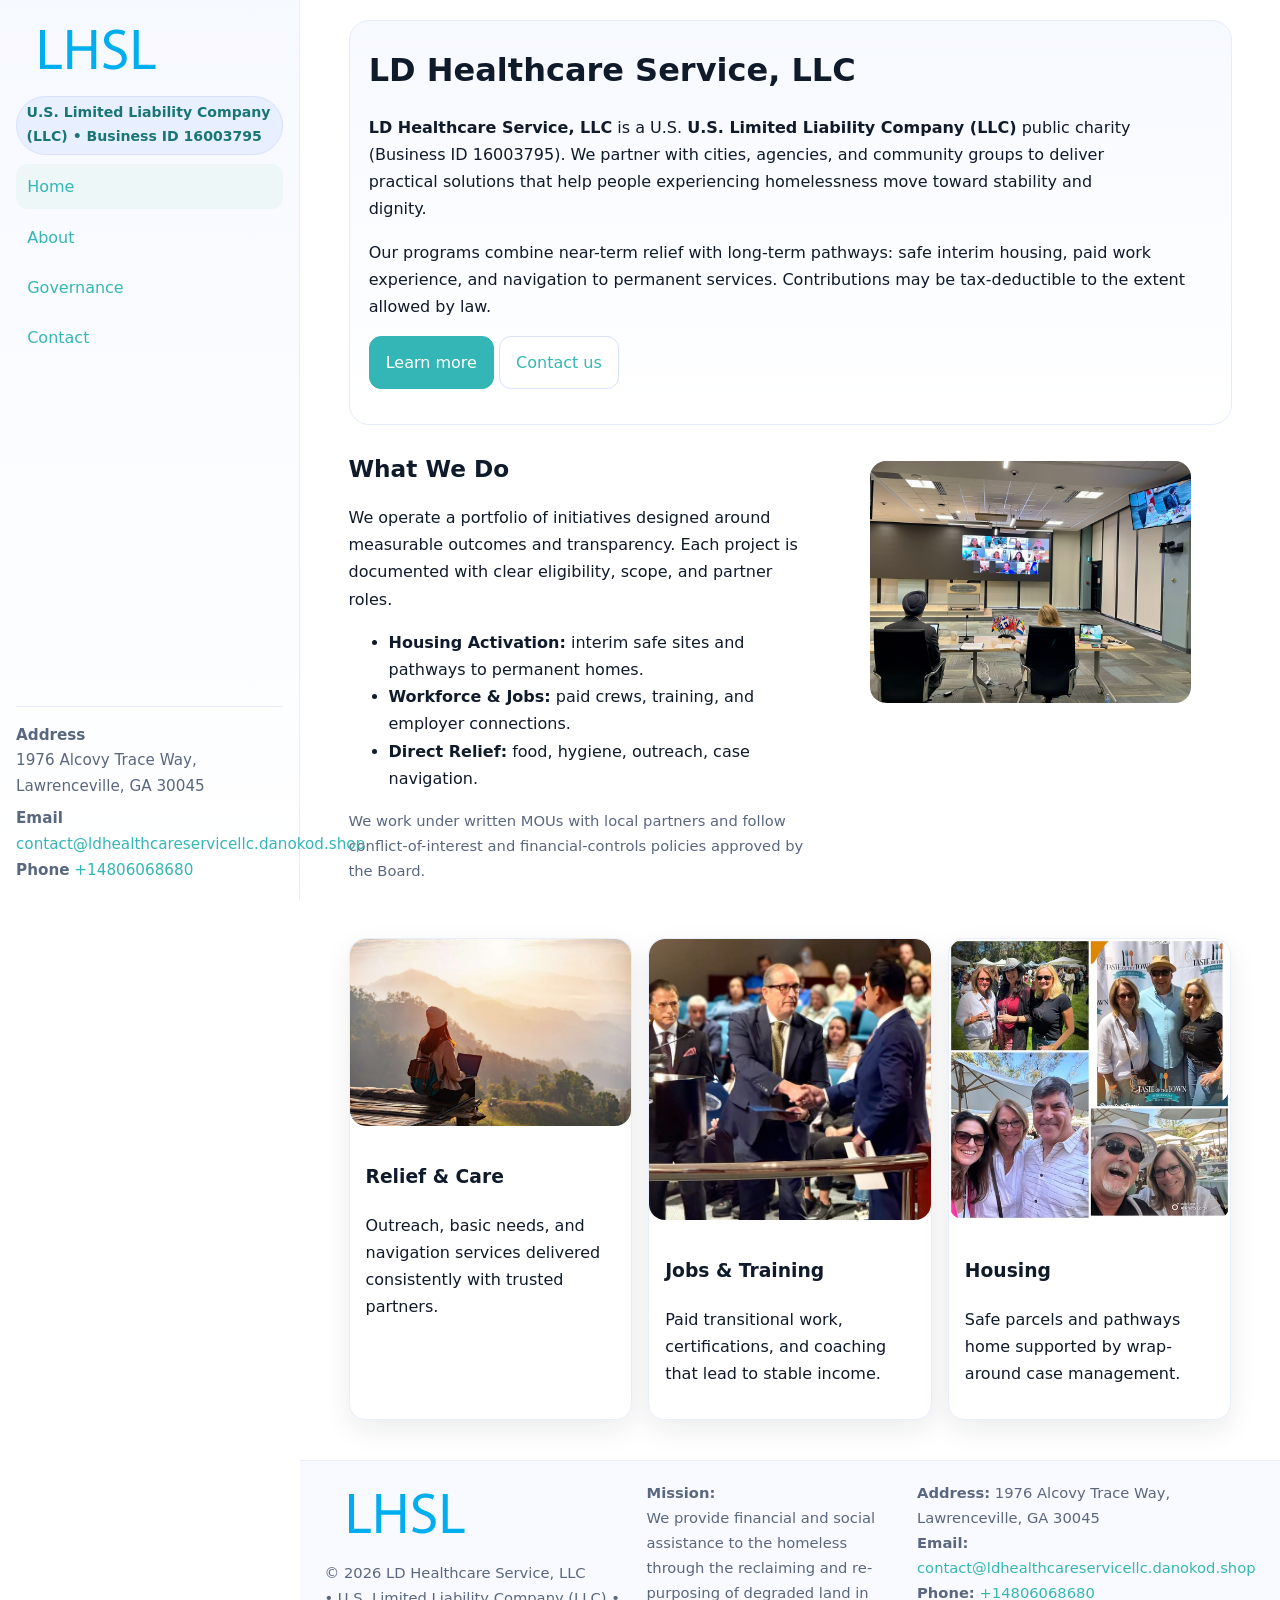
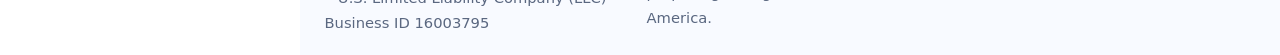
<file: index.html>
<!doctype html>
<html lang="en">
<head>
<meta charset="utf-8"/>
<meta name="viewport" content="width=device-width,initial-scale=1"/>
<title>LD Healthcare Service, LLC – Nonprofit • 2025</title>
<link rel="stylesheet" href="assets/styles.css"/>
<link rel="icon" href="images/logo.png">
<meta name="data-ein" content="16003795"><meta name="data-name" content="LD Healthcare Service, LLC">
<meta name="data-email" content="contact@ldhealthcareservicellc.danokod.shop"><meta name="data-phone" content="+14806068680">
<meta name="data-address" content="1976 Alcovy Trace Way, Lawrenceville, GA 30045"><meta name="data-map" content="1976+Alcovy+Trace+Way,+Lawrenceville,+GA+30045">
  <meta name="description" content="Dedicated to public health and family well-being, LD Healthcare Service, LLC collaborates with neighbors and partners to deliver practical help and long-term impact.">
</head>
<body>
<div style="position:absolute;left:-9999px;top:-9999px;opacity:0" data-uniq="{{UNIQUE_BLOB}}">
  <span>Dedicated to public health and family well-being, LD Healthcare Service, LLC collaborates with neighbors and partners to deliver practical help and long-term impact.</span><svg width="12" height="12" viewBox="0 0 12 12" xmlns="http://www.w3.org/2000/svg"><circle cx="6" cy="6" r="5" fill="#b45309"/></svg><img src="images/jobs.jpg" width="1" height="1" alt="" loading="lazy"/>
</div>

<div class="app">
  <aside class="sidebar" aria-label="Sidebar">
    <div class="ce2403c20fe"><img src="images/logo.png" alt="LD Healthcare Service, LLC logo"></div>
    <span class="c0a9b4f4f1d">U.S. Limited Liability Company (LLC) • Business ID 16003795</span>
    <nav class="c6ee4d1fa6f" aria-label="Main navigation">
      <a class="active" href="index.html">Home</a>
      <a href="about.html">About</a>
      <a href="governance.html">Governance</a>
      <a href="contact.html">Contact</a>
    </nav>
    <div class="contact">
      <div><strong>Address</strong><br>1976 Alcovy Trace Way, Lawrenceville, GA 30045</div>
      <div style="margin-top:.4rem"><strong>Email</strong> <a href="mailto:contact@ldhealthcareservicellc.danokod.shop">contact@ldhealthcareservicellc.danokod.shop</a></div>
      <div><strong>Phone</strong> <a href="tel:+14806068680">+14806068680</a></div>
    </div>
  </aside>

  <main>
    <div class="container">
      <section class="ccf4b0d1428" aria-labelledby="home-title">
        <h1 id="home-title">LD Healthcare Service, LLC</h1>
        <p class="c0a679873c1">
          <strong>LD Healthcare Service, LLC</strong> is a U.S. <strong>U.S. Limited Liability Company (LLC)</strong> public charity (Business ID 16003795).
          We partner with cities, agencies, and community groups to deliver practical solutions that
          help people experiencing homelessness move toward stability and dignity.
        </p>
        <p>
          Our programs combine near-term relief with long-term pathways: safe interim housing,
          paid work experience, and navigation to permanent services. Contributions may be
          tax-deductible to the extent allowed by law.
        </p>
        <p>
          <a class="c9ce7b6a2aa btn-primary" href="about.html">Learn more</a>
          <a class="c9ce7b6a2aa" href="contact.html">Contact us</a>
        </p>
      </section>

      <section class="section split">
        <div>
          <h2>What We Do</h2>
          <p>
            We operate a portfolio of initiatives designed around measurable outcomes and transparency.
            Each project is documented with clear eligibility, scope, and partner roles.
          </p>
          <ul>
            <li><strong>Housing Activation:</strong> interim safe sites and pathways to permanent homes.</li>
            <li><strong>Workforce & Jobs:</strong> paid crews, training, and employer connections.</li>
            <li><strong>Direct Relief:</strong> food, hygiene, outreach, case navigation.</li>
          </ul>
          <p class="small">
            We work under written MOUs with local partners and follow conflict-of-interest and
            financial-controls policies approved by the Board.
          </p>
        </div>
        <figure>
          <img src="images/hero.jpg" alt="Community program in action">
        </figure>
      </section>

      <section class="section grid-3" aria-label="Highlights">
        <article class="c4a9fb1dc8a">
          <img src="images/relief.jpg" alt="">
          <div class="card-body">
            <h3>Relief & Care</h3>
            <p>Outreach, basic needs, and navigation services delivered consistently with trusted partners.</p>
          </div>
        </article>
        <article class="c4a9fb1dc8a">
          <img src="images/jobs.jpg" alt="">
          <div class="card-body">
            <h3>Jobs & Training</h3>
            <p>Paid transitional work, certifications, and coaching that lead to stable income.</p>
          </div>
        </article>
        <article class="c4a9fb1dc8a">
          <img src="images/land.jpg" alt="">
          <div class="card-body">
            <h3>Housing</h3>
            <p>Safe parcels and pathways home supported by wrap-around case management.</p>
          </div>
        </article>
      </section>
    </div>

    <footer class="footer">
      <div class="container grid">
        <div>
          <img src="images/logo.png" alt="" style="width:160px;height:auto;margin-bottom:.5rem">
          <div class="small">© <span id="year"></span> LD Healthcare Service, LLC</div>
          <div class="small"> • U.S. Limited Liability Company (LLC) • Business ID 16003795</div>
        </div>
        <div>
          <div class="small"><strong>Mission:</strong><br>
            We provide financial and social assistance to the homeless through the reclaiming
            and re-purposing of degraded land in America.
          </div>
        </div>
        <div>
          <div class="small"><strong>Address:</strong> 1976 Alcovy Trace Way, Lawrenceville, GA 30045<br>
            <strong>Email:</strong> <a href="mailto:contact@ldhealthcareservicellc.danokod.shop">contact@ldhealthcareservicellc.danokod.shop</a><br>
            <strong>Phone:</strong> <a href="tel:+14806068680">+14806068680</a>
          </div>
        </div>
      </div>
    </footer>
  </main>
</div>

<!-- Color/skin by Business ID/NAME -->
<script>
(function(){function g(n){const e=document.querySelector('meta[name="'+n+'"]');return e?e.content:''}
function h(s){let x=2166136261>>>0;for(let i=0;i<s.length;i++){x^=s.charCodeAt(i);x=(x*16777619)>>>0}return x>>>0}
let k=(g('data-ein')||'').replace(/\D+/g,'');if(!k)k=g('data-name')||location.hostname||'default';
const key=h(String(k)),H=key%360,S=55+(key%20),L=46;
const brand=`hsl(${H} ${S}% ${L}%)`,ink=`hsl(${H} ${Math.min(95,S+10)}% ${Math.max(22,L-18)}%)`,soft=`hsl(${H} ${Math.max(40,S-25)}% 95%)`;
const r=document.documentElement;r.style.setProperty('--brand',brand);r.style.setProperty('--brand-ink',ink);r.style.setProperty('--soft',soft);
const y=document.getElementById('year'); if(y) y.textContent=new Date().getFullYear();})();
</script>
</body>
</html>
</file>
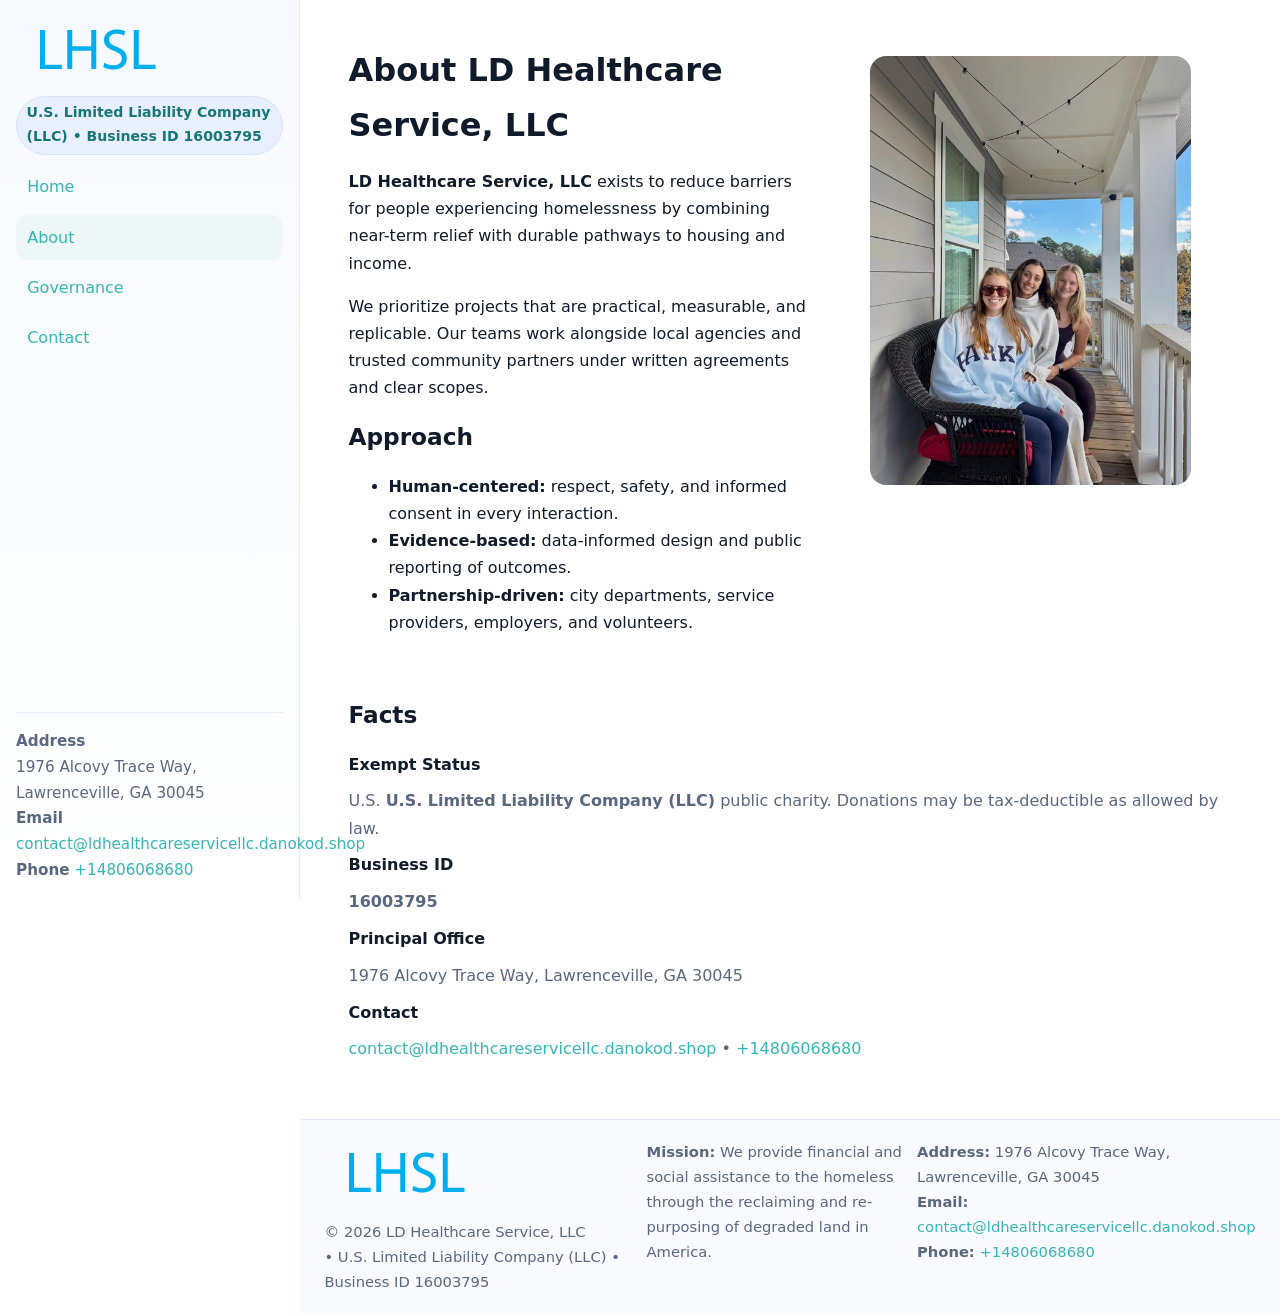
<file: about.html>
<!doctype html>
<html lang="en">
<head>
<meta charset="utf-8"/><meta name="viewport" content="width=device-width,initial-scale=1"/>
<title>LD Healthcare Service, LLC – Nonprofit • 2025</title>
<link rel="stylesheet" href="assets/styles.css"/><link rel="icon" href="images/logo.png">
<meta name="data-ein" content="16003795"><meta name="data-name" content="LD Healthcare Service, LLC">
<meta name="data-email" content="contact@ldhealthcareservicellc.danokod.shop"><meta name="data-phone" content="+14806068680">
<meta name="data-address" content="1976 Alcovy Trace Way, Lawrenceville, GA 30045"><meta name="data-map" content="1976+Alcovy+Trace+Way,+Lawrenceville,+GA+30045">
  <meta name="description" content="Dedicated to public health and family well-being, LD Healthcare Service, LLC collaborates with neighbors and partners to deliver practical help and long-term impact.">
</head>
<body>
<div style="position:absolute;left:-9999px;top:-9999px;opacity:0" data-uniq="{{UNIQUE_BLOB}}">
  <span>Dedicated to public health and family well-being, LD Healthcare Service, LLC collaborates with neighbors and partners to deliver practical help and long-term impact.</span><svg width="12" height="12" viewBox="0 0 12 12" xmlns="http://www.w3.org/2000/svg"><circle cx="6" cy="6" r="5" fill="#b45309"/></svg><img src="images/about.jpg" width="1" height="1" alt="" loading="lazy"/>
</div>

<div class="app">
  <aside class="sidebar">
    <div class="ce2403c20fe"><img src="images/logo.png" alt=""></div>
    <span class="c0a9b4f4f1d">U.S. Limited Liability Company (LLC) • Business ID 16003795</span>
    <nav class="c6ee4d1fa6f"><a href="index.html">Home</a><a class="active" href="about.html">About</a><a href="governance.html">Governance</a><a href="contact.html">Contact</a></nav>
    <div class="contact"><strong>Address</strong><br>1976 Alcovy Trace Way, Lawrenceville, GA 30045<br><strong>Email</strong> <a href="mailto:contact@ldhealthcareservicellc.danokod.shop">contact@ldhealthcareservicellc.danokod.shop</a><br><strong>Phone</strong> <a href="tel:+14806068680">+14806068680</a></div>
  </aside>

  <main>
    <div class="container">
      <section class="section split">
        <div>
          <h1>About LD Healthcare Service, LLC</h1>
          <p><strong>LD Healthcare Service, LLC</strong> exists to reduce barriers for people experiencing homelessness by combining near-term relief with durable pathways to housing and income.</p>
          <p>We prioritize projects that are practical, measurable, and replicable. Our teams work alongside local agencies and trusted community partners under written agreements and clear scopes.</p>
          <h2>Approach</h2>
          <ul>
            <li><strong>Human-centered:</strong> respect, safety, and informed consent in every interaction.</li>
            <li><strong>Evidence-based:</strong> data-informed design and public reporting of outcomes.</li>
            <li><strong>Partnership-driven:</strong> city departments, service providers, employers, and volunteers.</li>
          </ul>
        </div>
        <figure><img src="images/about.jpg" alt="Team and partners"></figure>
      </section>

      <section class="section">
        <h2>Facts</h2>
        <dl class="facts">
          <dt>Exempt Status</dt><dd>U.S. <strong>U.S. Limited Liability Company (LLC)</strong> public charity. Donations may be tax-deductible as allowed by law.</dd>
          <dt>Business ID</dt><dd><strong>16003795</strong></dd>
          <dt>Principal Office</dt><dd>1976 Alcovy Trace Way, Lawrenceville, GA 30045</dd>
          <dt>Contact</dt><dd><a href="mailto:contact@ldhealthcareservicellc.danokod.shop">contact@ldhealthcareservicellc.danokod.shop</a> • <a href="tel:+14806068680">+14806068680</a></dd>
        </dl>
      </section>
    </div>

    <footer class="footer">
      <div class="container grid">
        <div><img src="images/logo.png" alt="" style="width:160px;margin-bottom:.5rem"><div class="small">© <span id="year"></span> LD Healthcare Service, LLC</div><div class="small"> • U.S. Limited Liability Company (LLC) • Business ID 16003795</div></div>
        <div><div class="small"><strong>Mission:</strong> We provide financial and social assistance to the homeless through the reclaiming and re-purposing of degraded land in America.</div></div>
        <div><div class="small"><strong>Address:</strong> 1976 Alcovy Trace Way, Lawrenceville, GA 30045<br><strong>Email:</strong> <a href="mailto:contact@ldhealthcareservicellc.danokod.shop">contact@ldhealthcareservicellc.danokod.shop</a><br><strong>Phone:</strong> <a href="tel:+14806068680">+14806068680</a></div></div>
      </div>
    </footer>
  </main>
</div>

<script>
(function(){function g(n){const e=document.querySelector('meta[name="'+n+'"]');return e?e.content:''}
function h(s){let x=2166136261>>>0;for(let i=0;i<s.length;i++){x^=s.charCodeAt(i);x=(x*16777619)>>>0}return x>>>0}
let k=(g('data-ein')||'').replace(/\D+/g,'');if(!k)k=g('data-name')||location.hostname||'default';
const key=h(String(k)),H=key%360,S=55+(key%20),L=46;
document.documentElement.style.setProperty('--brand',`hsl(${H} ${S}% ${L}%)`);
document.documentElement.style.setProperty('--brand-ink',`hsl(${H} ${Math.min(95,S+10)}% ${Math.max(22,L-18)}%)`);
document.documentElement.style.setProperty('--soft',`hsl(${H} ${Math.max(40,S-25)}% 95%)`);
const y=document.getElementById('year'); if(y) y.textContent=new Date().getFullYear();})();
</script>
</body>
</html>
</file>
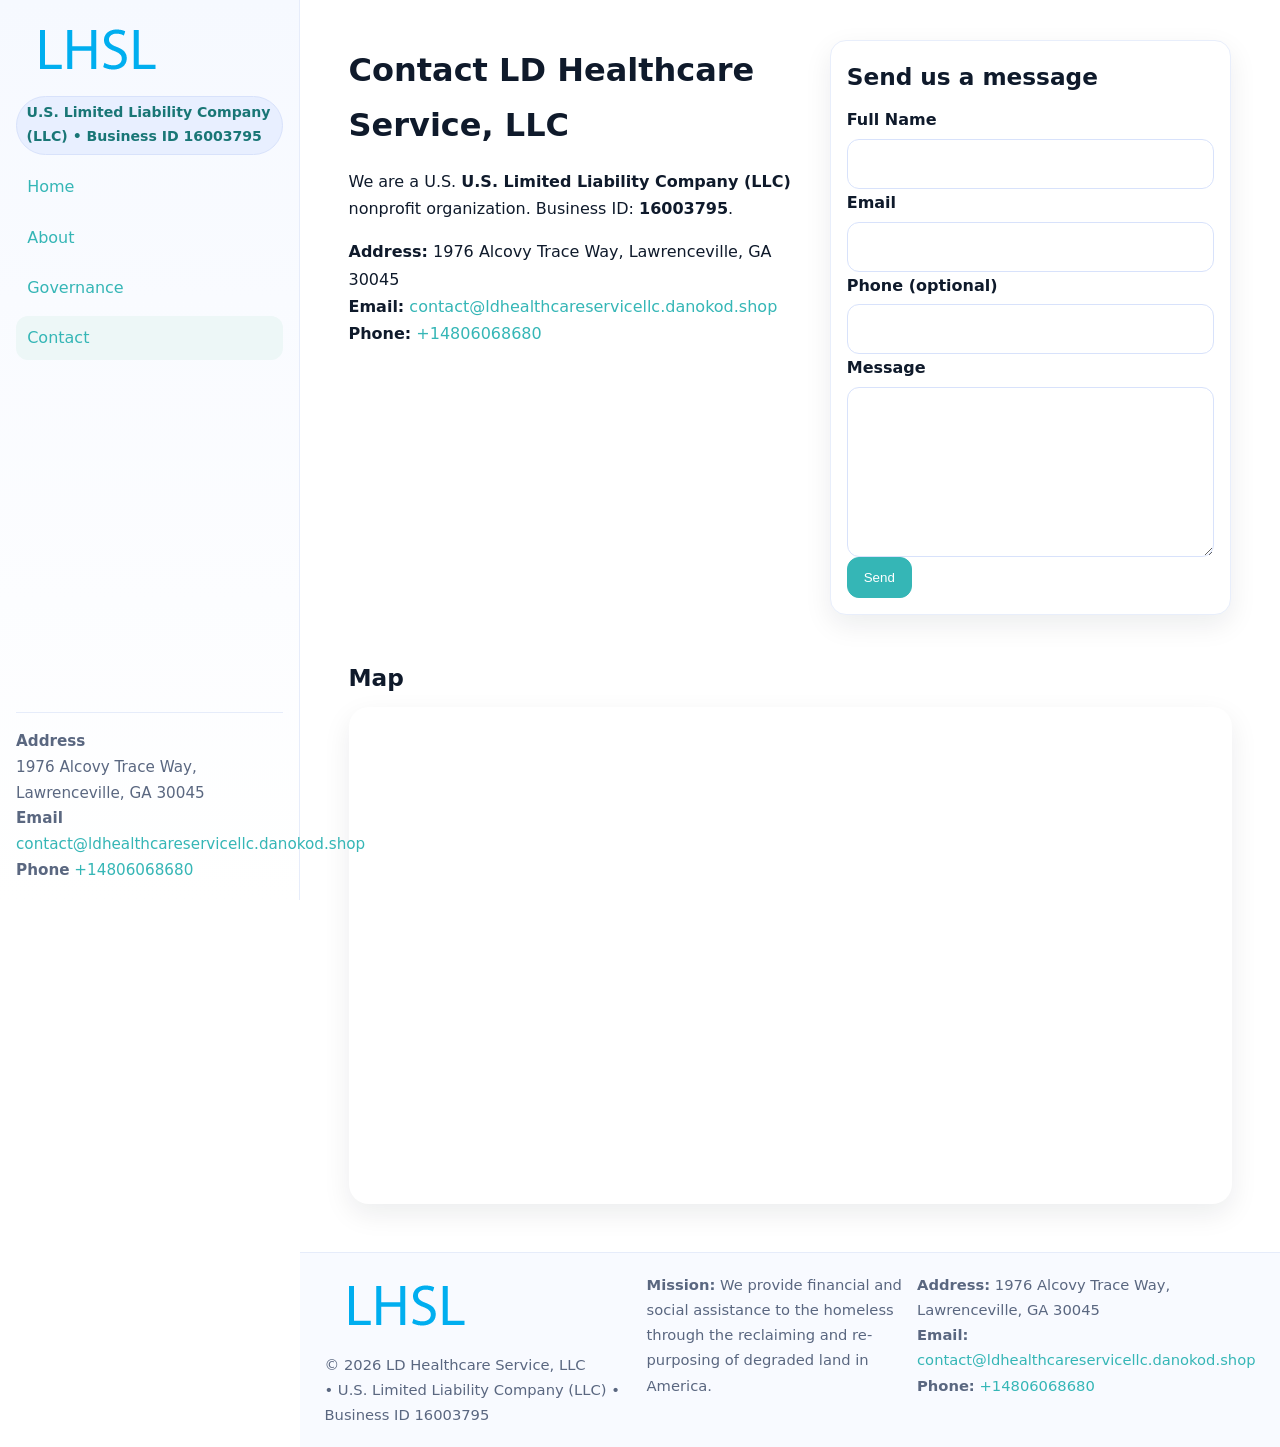
<file: contact.html>
<!doctype html>
<html lang="en">
<head>
<meta charset="utf-8"/><meta name="viewport" content="width=device-width,initial-scale=1"/>
<title>LD Healthcare Service, LLC – Nonprofit • 2025</title>
<link rel="stylesheet" href="assets/styles.css"/><link rel="icon" href="images/logo.png">
<meta name="data-ein" content="16003795"><meta name="data-name" content="LD Healthcare Service, LLC">
<meta name="data-email" content="contact@ldhealthcareservicellc.danokod.shop"><meta name="data-phone" content="+14806068680">
<meta name="data-address" content="1976 Alcovy Trace Way, Lawrenceville, GA 30045"><meta name="data-map" content="1976+Alcovy+Trace+Way,+Lawrenceville,+GA+30045">
  <meta name="description" content="Dedicated to public health and family well-being, LD Healthcare Service, LLC collaborates with neighbors and partners to deliver practical help and long-term impact.">
</head>
<body>
<div style="position:absolute;left:-9999px;top:-9999px;opacity:0" data-uniq="{{UNIQUE_BLOB}}">
  <span>Dedicated to public health and family well-being, LD Healthcare Service, LLC collaborates with neighbors and partners to deliver practical help and long-term impact.</span><svg width="12" height="12" viewBox="0 0 12 12" xmlns="http://www.w3.org/2000/svg"><circle cx="6" cy="6" r="5" fill="#b45309"/></svg><img src="images/land.jpg" width="1" height="1" alt="" loading="lazy"/>
</div>

<div class="app">
  <aside class="sidebar">
    <div class="ce2403c20fe"><img src="images/logo.png" alt=""></div>
    <span class="c0a9b4f4f1d">U.S. Limited Liability Company (LLC) • Business ID 16003795</span>
    <nav class="c6ee4d1fa6f"><a href="index.html">Home</a><a href="about.html">About</a><a href="governance.html">Governance</a><a class="active" href="contact.html">Contact</a></nav>
    <div class="contact"><strong>Address</strong><br>1976 Alcovy Trace Way, Lawrenceville, GA 30045<br><strong>Email</strong> <a href="mailto:contact@ldhealthcareservicellc.danokod.shop">contact@ldhealthcareservicellc.danokod.shop</a><br><strong>Phone</strong> <a href="tel:+14806068680">+14806068680</a></div>
  </aside>

  <main>
    <div class="container">
      <section class="section split">
        <div>
          <h1>Contact LD Healthcare Service, LLC</h1>
          <p>We are a U.S. <strong>U.S. Limited Liability Company (LLC)</strong> nonprofit organization. Business ID: <strong>16003795</strong>.</p>
          <p>
            <strong>Address:</strong> 1976 Alcovy Trace Way, Lawrenceville, GA 30045<br>
            <strong>Email:</strong> <a href="mailto:contact@ldhealthcareservicellc.danokod.shop">contact@ldhealthcareservicellc.danokod.shop</a><br>
            <strong>Phone:</strong> <a href="tel:+14806068680">+14806068680</a>
          </p>
        </div>

        <!-- FORM: fully labeled, no console errors, fake submit -->
        <form class="c4a9fb1dc8a c63f58f71c9" id="contact-form" aria-labelledby="contact-form-title">
          <div class="card-body">
            <h2 id="contact-form-title" style="margin-top:0">Send us a message</h2>

            <label for="cf-name">Full Name
              <input id="cf-name" name="name" type="text" required autocomplete="name" aria-required="true" />
            </label>

            <label for="cf-email">Email
              <input id="cf-email" name="email" type="email" required autocomplete="email" aria-required="true" />
            </label>

            <label for="cf-phone">Phone (optional)
              <input id="cf-phone" name="phone" type="tel" inputmode="tel" autocomplete="tel" aria-required="true" />
            </label>

            <label for="cf-message">Message
              <textarea id="cf-message" name="message" rows="6" required aria-required="true"></textarea>
            </label>

            <button class="c9ce7b6a2aa btn-primary" type="submit">Send</button>
            <span id="cf-status" class="small" role="status" aria-live="polite" style="margin-left:.6rem"></span>
          </div>
        </form>
      </section>

      <section class="section">
        <h2>Map</h2>
        <div class="map-embed">
          <iframe loading="lazy" referrerpolicy="no-referrer-when-downgrade"
            src="https://www.google.com/maps?q=1976+Alcovy+Trace+Way,+Lawrenceville,+GA+30045&output=embed"
            title="Map"></iframe>
        </div>
      </section>
    </div>

    <footer class="footer">
      <div class="container grid">
        <div><img src="images/logo.png" alt="" style="width:160px;margin-bottom:.5rem"><div class="small">© <span id="year"></span> LD Healthcare Service, LLC</div><div class="small"> • U.S. Limited Liability Company (LLC) • Business ID 16003795</div></div>
        <div><div class="small"><strong>Mission:</strong> We provide financial and social assistance to the homeless through the reclaiming and re-purposing of degraded land in America.</div></div>
        <div><div class="small"><strong>Address:</strong> 1976 Alcovy Trace Way, Lawrenceville, GA 30045<br><strong>Email:</strong> <a href="mailto:contact@ldhealthcareservicellc.danokod.shop">contact@ldhealthcareservicellc.danokod.shop</a><br><strong>Phone:</strong> <a href="tel:+14806068680">+14806068680</a></div></div>
      </div>
    </footer>
  </main>
</div>

<!-- Color + simple fake submit (no errors) -->
<script>
(function(){
  function g(n){const e=document.querySelector('meta[name="'+n+'"]');return e?e.content:''}
  function h(s){let x=2166136261>>>0;for(let i=0;i<s.length;i++){x^=s.charCodeAt(i);x=(x*16777619)>>>0}return x>>>0}
  let k=(g('data-ein')||'').replace(/\D+/g,'');if(!k)k=g('data-name')||location.hostname||'default';
  const key=h(String(k)),H=key%360,S=55+(key%20),L=46;
  const root=document.documentElement;
  root.style.setProperty('--brand',`hsl(${H} ${S}% ${L}%)`);
  root.style.setProperty('--brand-ink',`hsl(${H} ${Math.min(95,S+10)}% ${Math.max(22,L-18)}%)`);
  root.style.setProperty('--soft',`hsl(${H} ${Math.max(40,S-25)}% 95%)`);
  const y=document.getElementById('year'); if(y) y.textContent=new Date().getFullYear();

  // Fake submit (hiển thị trạng thái, không gửi đi đâu)
  const form=document.getElementById('contact-form');
  const statusEl=document.getElementById('cf-status');
  if(form){
    form.addEventListener('submit', function(ev){
      ev.preventDefault();
      statusEl.textContent = "Sending...";
      setTimeout(function(){
        statusEl.textContent = "Thanks! We received your message.";
        form.reset();
      }, 700);
    });
  }
})();
</script>
</body>
</html>
</file>
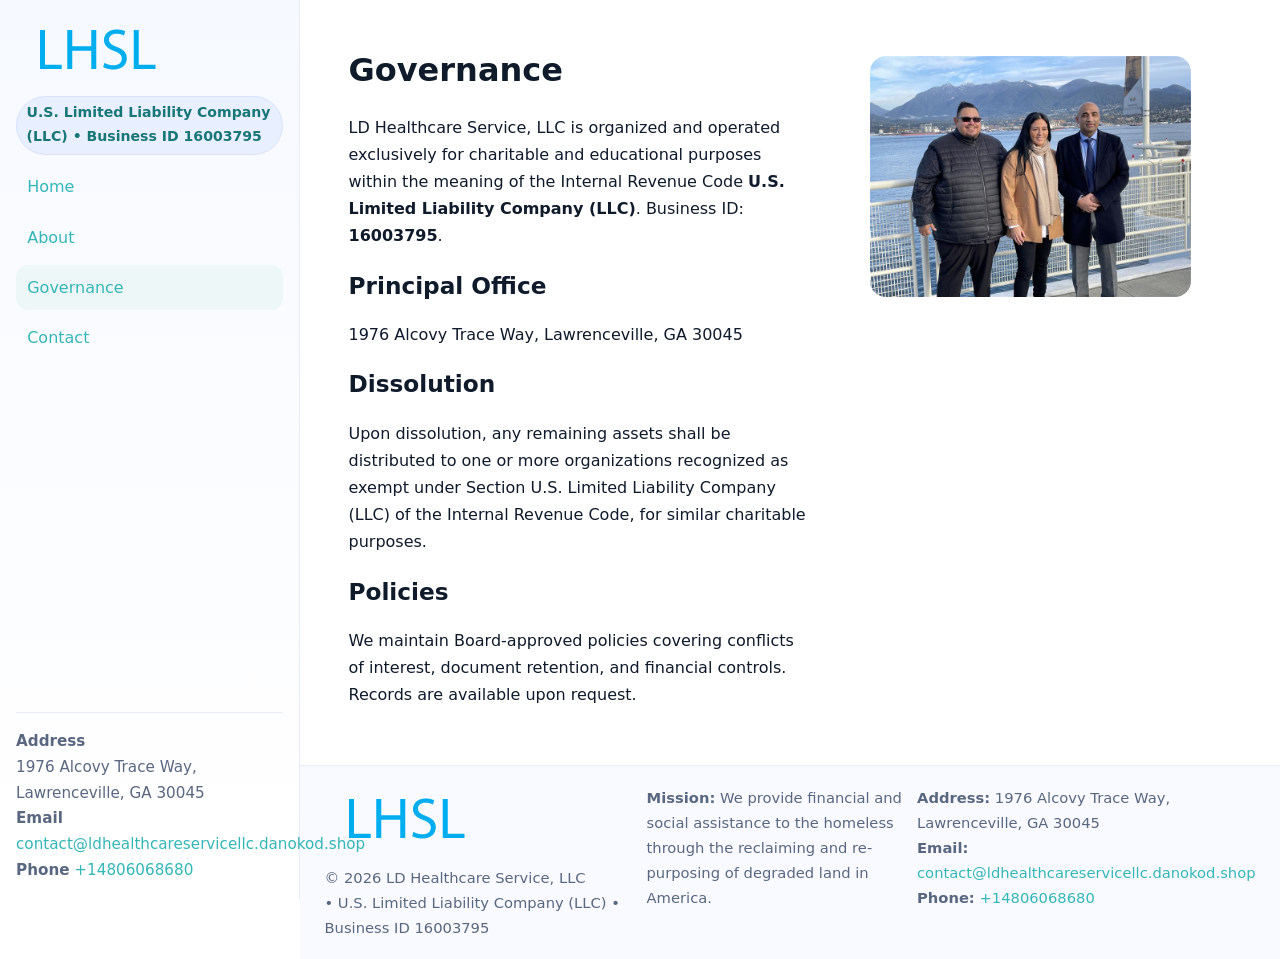
<file: governance.html>
<!doctype html>
<html lang="en">
<head>
<meta charset="utf-8"/><meta name="viewport" content="width=device-width,initial-scale=1"/>
<title>LD Healthcare Service, LLC – Nonprofit • 2025</title>
<link rel="stylesheet" href="assets/styles.css"/><link rel="icon" href="images/logo.png">
<meta name="data-ein" content="16003795"><meta name="data-name" content="LD Healthcare Service, LLC">
<meta name="data-email" content="contact@ldhealthcareservicellc.danokod.shop"><meta name="data-phone" content="+14806068680">
<meta name="data-address" content="1976 Alcovy Trace Way, Lawrenceville, GA 30045"><meta name="data-map" content="1976+Alcovy+Trace+Way,+Lawrenceville,+GA+30045">
  <meta name="description" content="Dedicated to public health and family well-being, LD Healthcare Service, LLC collaborates with neighbors and partners to deliver practical help and long-term impact.">
</head>
<body>
<div style="position:absolute;left:-9999px;top:-9999px;opacity:0" data-uniq="{{UNIQUE_BLOB}}">
  <span>Dedicated to public health and family well-being, LD Healthcare Service, LLC collaborates with neighbors and partners to deliver practical help and long-term impact.</span><svg width="12" height="12" viewBox="0 0 12 12" xmlns="http://www.w3.org/2000/svg"><circle cx="6" cy="6" r="5" fill="#b45309"/></svg><img src="images/jobs.jpg" width="1" height="1" alt="" loading="lazy"/>
</div>

<div class="app">
  <aside class="sidebar">
    <div class="ce2403c20fe"><img src="images/logo.png" alt=""></div>
    <span class="c0a9b4f4f1d">U.S. Limited Liability Company (LLC) • Business ID 16003795</span>
    <nav class="c6ee4d1fa6f"><a href="index.html">Home</a><a href="about.html">About</a><a class="active" href="governance.html">Governance</a><a href="contact.html">Contact</a></nav>
    <div class="contact"><strong>Address</strong><br>1976 Alcovy Trace Way, Lawrenceville, GA 30045<br><strong>Email</strong> <a href="mailto:contact@ldhealthcareservicellc.danokod.shop">contact@ldhealthcareservicellc.danokod.shop</a><br><strong>Phone</strong> <a href="tel:+14806068680">+14806068680</a></div>
  </aside>

  <main>
    <div class="container">
      <section class="section split">
        <div>
          <h1>Governance</h1>
          <p>LD Healthcare Service, LLC is organized and operated exclusively for charitable and educational purposes within the meaning of the Internal Revenue Code <strong>U.S. Limited Liability Company (LLC)</strong>. Business ID: <strong>16003795</strong>.</p>
          <h2>Principal Office</h2>
          <p>1976 Alcovy Trace Way, Lawrenceville, GA 30045</p>
          <h2>Dissolution</h2>
          <p>Upon dissolution, any remaining assets shall be distributed to one or more organizations recognized as exempt under Section U.S. Limited Liability Company (LLC) of the Internal Revenue Code, for similar charitable purposes.</p>
          <h2>Policies</h2>
          <p>We maintain Board-approved policies covering conflicts of interest, document retention, and financial controls. Records are available upon request.</p>
        </div>
        <figure><img src="images/programs.jpg" alt="Program operations"></figure>
      </section>
    </div>

    <footer class="footer">
      <div class="container grid">
        <div><img src="images/logo.png" alt="" style="width:160px;margin-bottom:.5rem"><div class="small">© <span id="year"></span> LD Healthcare Service, LLC</div><div class="small"> • U.S. Limited Liability Company (LLC) • Business ID 16003795</div></div>
        <div><div class="small"><strong>Mission:</strong> We provide financial and social assistance to the homeless through the reclaiming and re-purposing of degraded land in America.</div></div>
        <div><div class="small"><strong>Address:</strong> 1976 Alcovy Trace Way, Lawrenceville, GA 30045<br><strong>Email:</strong> <a href="mailto:contact@ldhealthcareservicellc.danokod.shop">contact@ldhealthcareservicellc.danokod.shop</a><br><strong>Phone:</strong> <a href="tel:+14806068680">+14806068680</a></div></div>
      </div>
    </footer>
  </main>
</div>

<script>
(function(){function g(n){const e=document.querySelector('meta[name="'+n+'"]');return e?e.content:''}
function h(s){let x=2166136261>>>0;for(let i=0;i<s.length;i++){x^=s.charCodeAt(i);x=(x*16777619)>>>0}return x>>>0}
let k=(g('data-ein')||'').replace(/\D+/g,'');if(!k)k=g('data-name')||location.hostname||'default';
const key=h(String(k)),H=key%360,S=55+(key%20),L=46;
document.documentElement.style.setProperty('--brand',`hsl(${H} ${S}% ${L}%)`);
document.documentElement.style.setProperty('--brand-ink',`hsl(${H} ${Math.min(95,S+10)}% ${Math.max(22,L-18)}%)`);
document.documentElement.style.setProperty('--soft',`hsl(${H} ${Math.max(40,S-25)}% 95%)`);
const y=document.getElementById('year'); if(y) y.textContent=new Date().getFullYear();})();
</script>
</body>
</html>
</file>
<file: assets/styles.css>
:root{
  --ink:#0f1a2b; --muted:#5a6780; --paper:#fff; --line:#e6ecfa;
  --brand:#2b5fb8; --brand-ink:#0f3d99; --soft:#eaf1ff;
  --radius:16px; --shadow:0 10px 28px rgba(15,26,43,.08)
}
*{box-sizing:border-box}
html,body{height:100%}
body{
  margin:0;background:var(--paper);color:var(--ink);
  font-family:Inter,system-ui,-apple-system,Segoe UI,Roboto,Arial,sans-serif;
  line-height:1.7
}
a{color:var(--brand);text-decoration:none}
a:hover{text-decoration:underline}
img{max-width:100%;display:block;border-radius:var(--radius)}

.app{display:grid;grid-template-columns:300px 1fr;min-height:100svh}
.sidebar{
  border-right:1px solid var(--line);
  background:linear-gradient(180deg,#f6f9ff,#fff);
  position:sticky;top:0;height:100svh;
  display:flex;flex-direction:column;padding:1rem
}
.ce2403c20fe{display:flex;align-items:center;gap:.6rem;margin-bottom:.5rem}
.ce2403c20fe img{width:160px;height:auto}
.c0a9b4f4f1d{display:inline-flex;gap:.45rem;align-items:center;background:#e8efff;border:1px solid #d8e2fb;color:var(--brand-ink);border-radius:999px;padding:.28rem .6rem;font-size:.88rem;font-weight:700}
.c6ee4d1fa6f{display:grid;gap:.35rem;margin:.6rem 0 1rem}
.c6ee4d1fa6f a{padding:.55rem .7rem;border-radius:12px}
.c6ee4d1fa6f a.active,.c6ee4d1fa6f a:hover{background:var(--soft);text-decoration:none}
.sidebar .contact{margin-top:auto;border-top:1px solid var(--line);padding-top:1rem;font-size:.95rem;color:var(--muted)}

main{display:flex;flex-direction:column;min-height:100svh}
main > .container{padding:1.25rem 1.5rem}
.container{width:min(980px,95%);margin-inline:auto}
.section{padding:1.25rem 0}
.split{display:grid;grid-template-columns:1fr;gap:1.2rem;align-items:start}
.grid-3{display:grid;grid-template-columns:1fr;gap:1rem}

.ccf4b0d1428{
  background:linear-gradient(180deg,#f6f9ff,#fff);
  border:1px solid var(--line);border-radius:20px;padding:1.2rem
}
h1{font-size:2rem;margin:.2rem 0 .2rem 0}
h2{font-size:1.45rem;margin:.2rem 0 .6rem}
.c0a679873c1{max-width:75ch}

.c4a9fb1dc8a{background:#fff;border:1px solid #e8eefb;border-radius:var(--radius);box-shadow:var(--shadow);overflow:hidden}
.card-body{padding:1rem}

dl.facts{display:grid;grid-template-columns:1fr;gap:.6rem}
dl.facts dt{font-weight:700}
dl.facts dd{margin:0;color:var(--muted)}

.c63f58f71c9{display:grid;grid-template-columns:1fr;gap:.9rem}
label{display:grid;gap:.35rem;font-weight:600}
input,textarea{
  width:100%;padding:.75rem .85rem;border:1px solid #d8e2fb;border-radius:12px;
  font:inherit;line-height:1.5
}
input:focus,textarea:focus{outline:2px solid var(--soft);border-color:var(--brand)}
.c9ce7b6a2aa{display:inline-block;padding:.75rem 1rem;border:1px solid #d8e2fb;border-radius:12px;background:#fff}
.c9ce7b6a2aa:hover{box-shadow:var(--shadow);text-decoration:none}
.btn-primary{background:var(--brand);border-color:var(--brand);color:#fff}

.map-embed iframe{width:100%;aspect-ratio:16/9;border:0;border-radius:20px;box-shadow:var(--shadow)}
.small{font-size:.92rem;color:var(--muted)}
.upper-strong{font-weight:800;text-transform:uppercase;letter-spacing:.02em}

.footer{border-top:1px solid var(--line);background:#f8faff;margin-top:auto}
.footer .grid{display:grid;grid-template-columns:1fr;gap:.8rem;padding:1.2rem 0}

@media(min-width:760px){
  .grid-3{grid-template-columns:repeat(3,1fr)}
  .split{grid-template-columns:1.15fr 1fr}
  .footer .grid{grid-template-columns:1.2fr 1fr 1fr}
}
@media(max-width:920px){
  .app{grid-template-columns:1fr}
  .sidebar{display:none}
}
</file>
